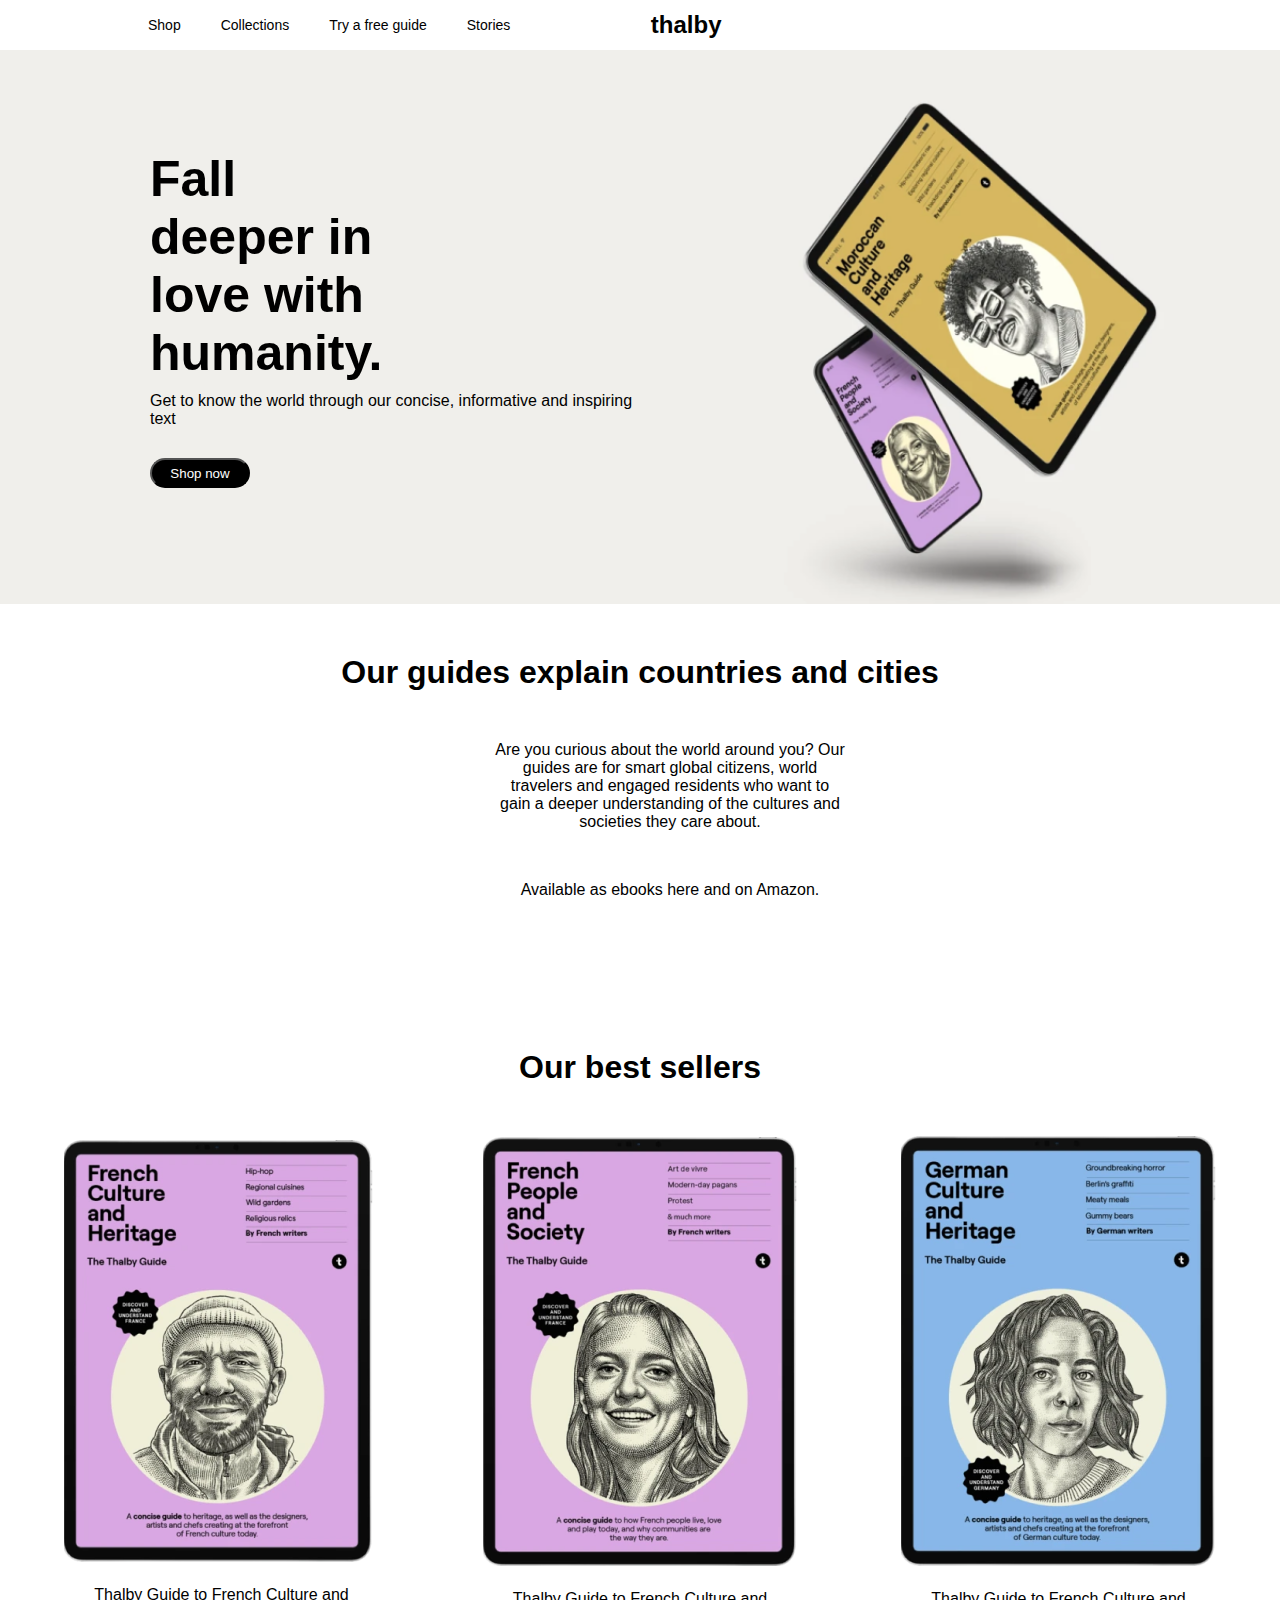
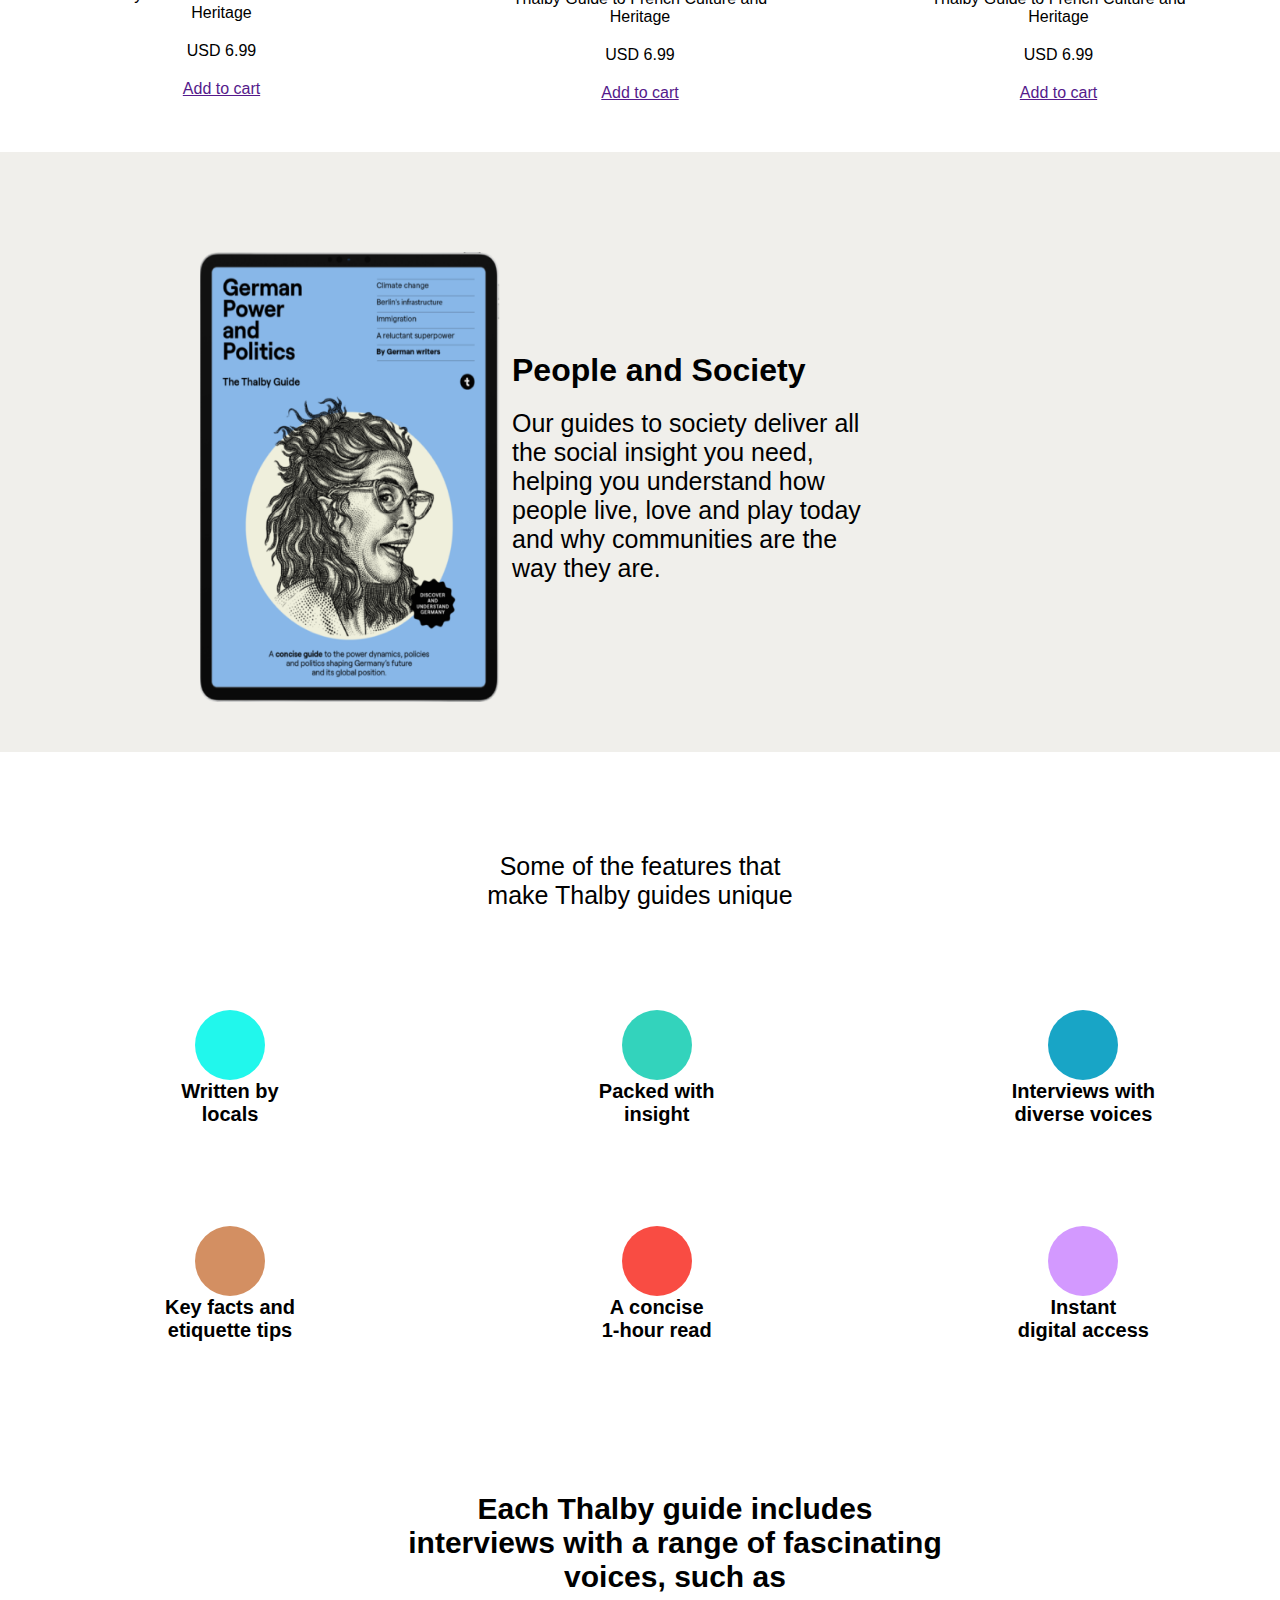
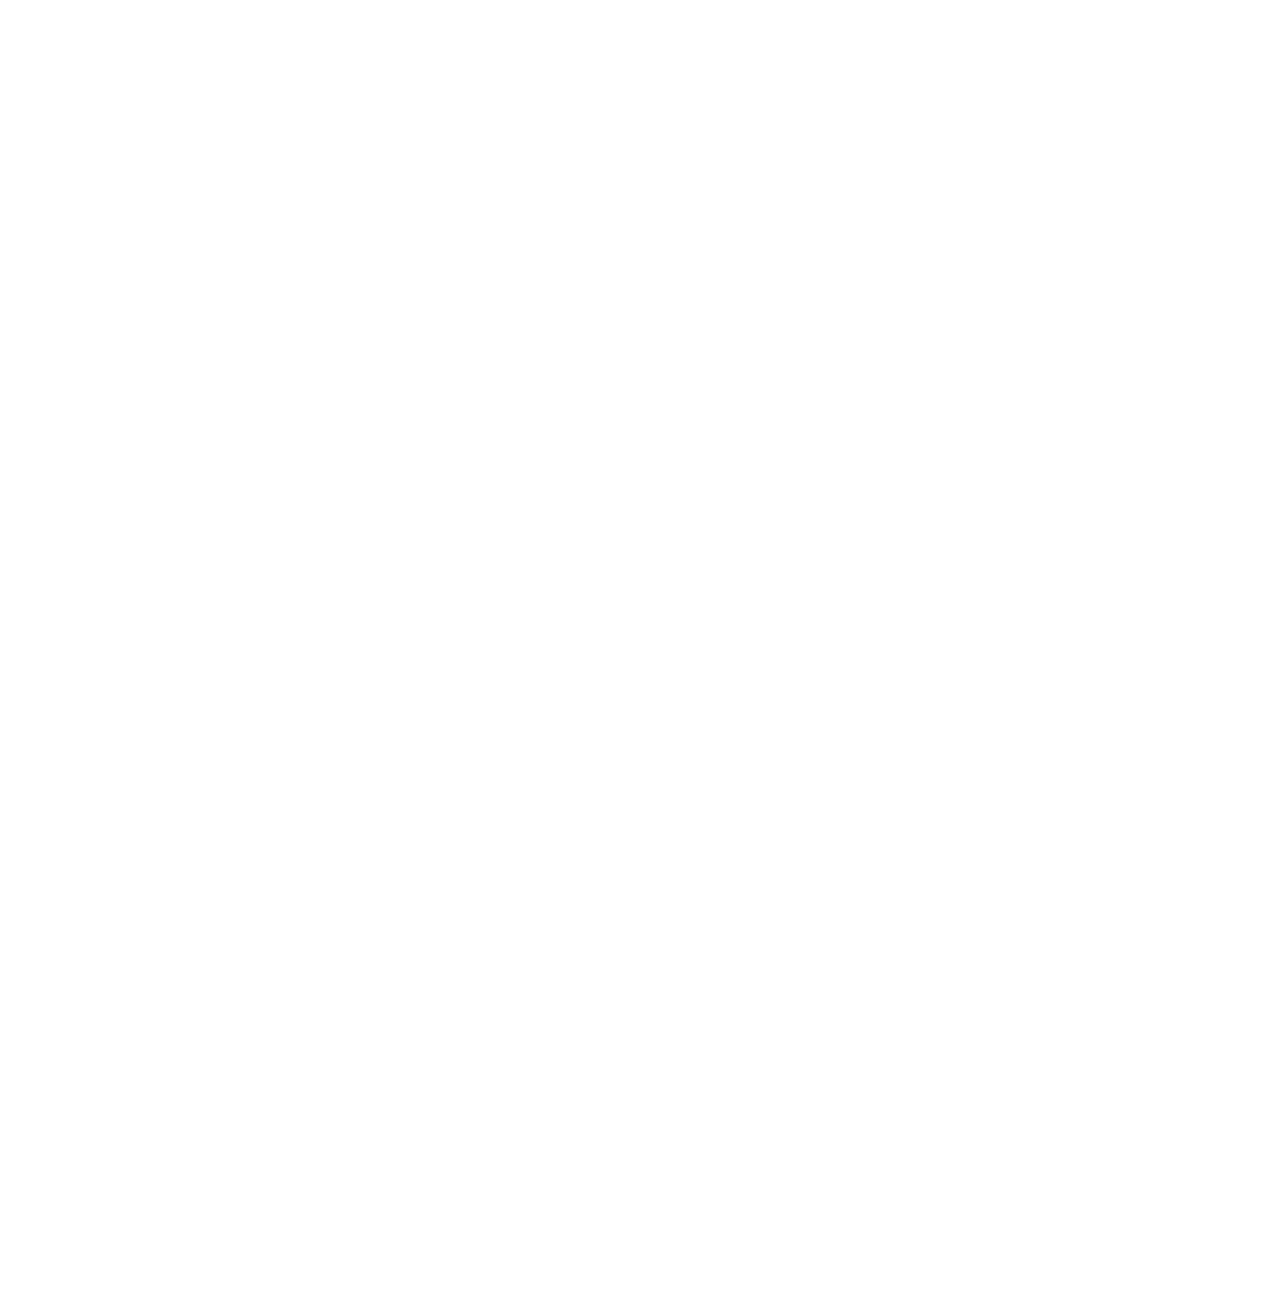
<file: hw.html>
<!DOCTYPE html>
<html lang="en">
<head>
    <meta charset="UTF-8">
    <meta http-equiv="X-UA-Compatible" content="IE=edge">
    <meta name="viewport" content="width=device-width, initial-scale=1.0">
    <title>Document</title>
    <link rel="stylesheet" href="https://cdnjs.cloudflare.com/ajax/libs/font-awesome/6.1.2/css/all.min.css" integrity="sha512-1sCRPdkRXhBV2PBLUdRb4tMg1w2YPf37qatUFeS7zlBy7jJI8Lf4VHwWfZZfpXtYSLy85pkm9GaYVYMfw5BC1A==" crossorigin="anonymous" referrerpolicy="no-referrer" />
    <link rel="stylesheet" href="./hw.css">
    <link rel="stylesheet" href="./mediahw.css">
</head>
<body>
    <nav>
        <ul class="collection">
            <li class="item">Shop</li>
            <li class="item">Collections</li>
            <li class="item">Try a free guide</li>
            <li class="item">Stories</li>
        </ul>
        <h2 class="brand">thalby</h2>
        <div class="icons">
            <i id="hoh" class="fa-brands fa-instagram"></i>
            <i id="hoh" class="fa-solid fa-search"></i>
            <i id="hoh" class="fa-solid fa-lock"></i>
            <i id="hoj" class="fa-solid fa-bars"></i>
            
        </div>
    </nav>

    <div class="main">
    <div class="banner">
        <h1>Fall deeper in love with    humanity. </h1>
        <p>Get to know the world through our concise, informative and inspiring text</p>
        <button>Shop now</button>
</div>
<div class="basic">
    <img src="./image 1.png" alt="">
</div>
    </div>

    <div class="container">
        <h1>Our guides explain countries and cities</h1>
        <p>Are you curious about the world around you? Our guides are for smart global citizens, world travelers and engaged residents who want to gain a deeper understanding of the cultures and societies they care about.</p>
        <p>Available as ebooks here and on Amazon.</p>
        <h2>Our best sellers</h2>
    </div>

    <div class="box">
        <div class="card"><img src="./image 2.png" alt="">
        <p>Thalby Guide to French Culture and Heritage</p>
        <p>USD 6.99</p>
        <p><a href="">Add to cart</a></p>
        </div>
        <div class="card"><img src="./image 3.png" alt="">
       <p>Thalby Guide to French Culture and Heritage</p>
       <p>USD 6.99</p>
       <p><a href="">Add to cart</a></p>
        </div>
        <div class="card"><img src="./image 4.png" alt="">
            <p>Thalby Guide to French Culture and Heritage</p>
            <p>USD 6.99</p>
            <p><a href="">Add to cart</a></p>
        </div>
    </div>

    <div class="left">
        <div class="side"><img src="./Rectangle.png" alt=""></div>
        <div class="mainal">
            <h1>People and Society</h1>
            <p>Our guides to society deliver all the social insight you need, helping you understand how people live, love and play today and why communities are the way they are.</p>
        </div>
    </div>

    <div class="right">
        <p>Some of the features that</p>
        <span>make Thalby guides unique</span>
        <div class="joj">
            <div class="giant">
                <div class="color"></div>
                <h2>Written by</h2>
                    <h2>locals</h2>
            </div>
            <div class="giant ">
                <div class="color a"></div>
                <h2>Packed with</h2>
                    <h2>insight</h2>
            </div>
            <div class="giant ">
                <div class="color b"></div>
                <h2>Interviews with</h2>
                    <h2>diverse voices</h2>
            </div>
            <div class="giant  ">
                <div class="color d"></div>
                <h2>Key facts and</h2>
                    <h2> etiquette tips</h2>
            </div>
            <div class="giant ">
                <div class="color f"></div>
                <h2>A concise</h2>
                    <h2>1-hour read</h2>
            </div>
            <div class="giant ">
                <div class="color g"></div>
                <h2>Instant</h2>
                    <h2>digital access</h2>
            </div>
        </div>
        <h1>Each Thalby guide includes interviews with
        a range of fascinating voices, such as</h1>
    </div>
    </body>
</body>
</html>
</file>
<file: hw.css>
*{
    margin: 0;
    padding: 0;
    box-sizing: border-box;
    font-family: sans-serif;
}
body{
    height: 500vh;
}
nav{
    width: 100%;
    height: 50px;
    display: flex;
    justify-content: space-between;
    align-items:center;
    padding: 0 10%;
}
.collection{
    display: flex;
    justify-content: space-between;
}
.item{
    list-style: none;
    margin: 0 20px;
    font-size: 14px;
}
.brand{
    margin-right: 250px;
}
.icons{
    padding: 0px;
}
#hoh{
    padding: 10px;
}
.banner{
    width: 50%;
    height: 554px;
}
.banner h1{
    width: 400px;
    padding:  100px 0px 0px  150px;
    font-size: 50px;
    font-weight: 700;
}
.banner p{
    padding: 10px 0 0 150px;
}
.banner button{
    width: 100px;
    height: 30px;
    background-color: black;
    color: white;
    border-radius: 30px;
    margin-top: 30px;
    margin-left: 150px;
}
.basic img{
    width: 100%;
    height: 100%;
}
.basic{
    width: 50%;
    height: 554px;
}
.base{
    width: 50%;
    height: 100%;
}
.main{
    display: flex;
    background:rgb(240,239,235);
}
.container h1{
    text-align: center;
    margin-top: 50px;
}
.container p{
    width: 350px;
    margin-left: 495px;
    margin-top: 50px;
    text-align: center;
}
.container h2{
    text-align: center;
    margin-top: 150px;
    font-size: 32px;
    margin-bottom: 50px;
}

.card{
    width: 315px;
    height: auto;
    margin-bottom: 50px;
}
.box{
    display: flex;
    justify-content: space-between;
    align-items: center;
    padding: 0 5%;
    flex-wrap: wrap;
}
.card p{
    text-align: center;
    margin-top: 20px;
}
.left{
    width: 100%;
    height: 600px;
    background-color:rgb(240,239,235) ;
    display: flex;
    margin-bottom: 100px;
}
.side{
    width: 40%;
    height: 80%;
    height: 100%;
}
.side img{
    width: 300px;
    height: 450px;
    margin: auto;
    margin-top: 100px;
    margin: 100px 200px;
}
.mainal{
    width: 60%;
    height: 500px;
}
.mainal h1{
    padding-top: 200px;
}
.mainal p{
    margin-top: 20px;
    width: 350px;
    font-size: 25px;
}
.right span{
    text-align: center;
    font-size: 25px;
}
.right {
    text-align: center;
    font-size: 25px;
}
.right h1{
    text-align: center;
    margin-top: 150px;
    width: 670px;
    margin-left: 350px;
}
.icons #hoj{
    display: none;
}
.color{
    margin-top: 30px;
    width: 70px;
    height: 70px;
    border-radius: 50%;
    background: #21F7EC;
}
.giant{
    width: 200px;
    margin-left: 130px;
    margin-top: 100px;
}
.color{
    margin: auto;
}
.giant h2{
    text-align: center;
    font-size: 20px;
}
.right h1{
    text-align: center;
    font-size: 30px;
    width: 550px;
    margin-left: 400px;
}
.joj{
    display: grid;
    grid-template-columns:repeat(3, 1fr);
}
.a{background: #33D3BC;

}
.b{background: #18A5C6;

}
.d{background: #D38F62;

}
.f{background: #F94C43;

}
.g{background: #D399FF;

}
</file>
<file: mediahw.css>
@media screen and (max-width:990px){
    nav{
        padding: 5%;
    }
    .brand{
        margin-right: 30px;
    }
    .container p{
        margin-left: 325px;
    }
    .left{
        display: block;
    }
    .side img{
        width: 100%;
        margin:100px  300px;
    }
    .mainal{
        background-color:rgb(240, 239, 235) ;
        display: block;
        width: 100%;
    }
    .right p{
        margin-top: 550px;
    }
    .mainal h1{
        text-align: center;
    }
    .mainal p{
        margin-left: 330px;
        text-align: center;
    }
    .joj{
        grid-template-columns: repeat(2, 1fr);
    }
    .right h1{
        margin-left: 200px;
    }
}
@media screen and (max-width:660px){
    .collection{
        display: none;
    }
    .icons #hoj{
        display: inline;
    }
    .banner{
        width: 100%;
    }
    .basic {
        width: 100%;
    }
    .main{
        display: block;
    }
    .banner h1{
    padding:  100px 0px 0px  100px;
    }
    .banner p{
    padding: 10px 0 0 100px;
    }
    .banner button{
        margin-left: 100px;
    }
    .container p{
        margin-left: 150px;
    }
    .card{
        margin-left: 150px;
    }
    .side img{
        margin-left: 220px;
    }
    .mainal p{
        margin-left: 170px;
    }
    .joj{
        grid-template-columns: repeat(1, 1fr);
        margin-left: 100px;
    }
    .right h1{
        margin-left: 50px;
        font-size: 25px;
    }
}
</file>
